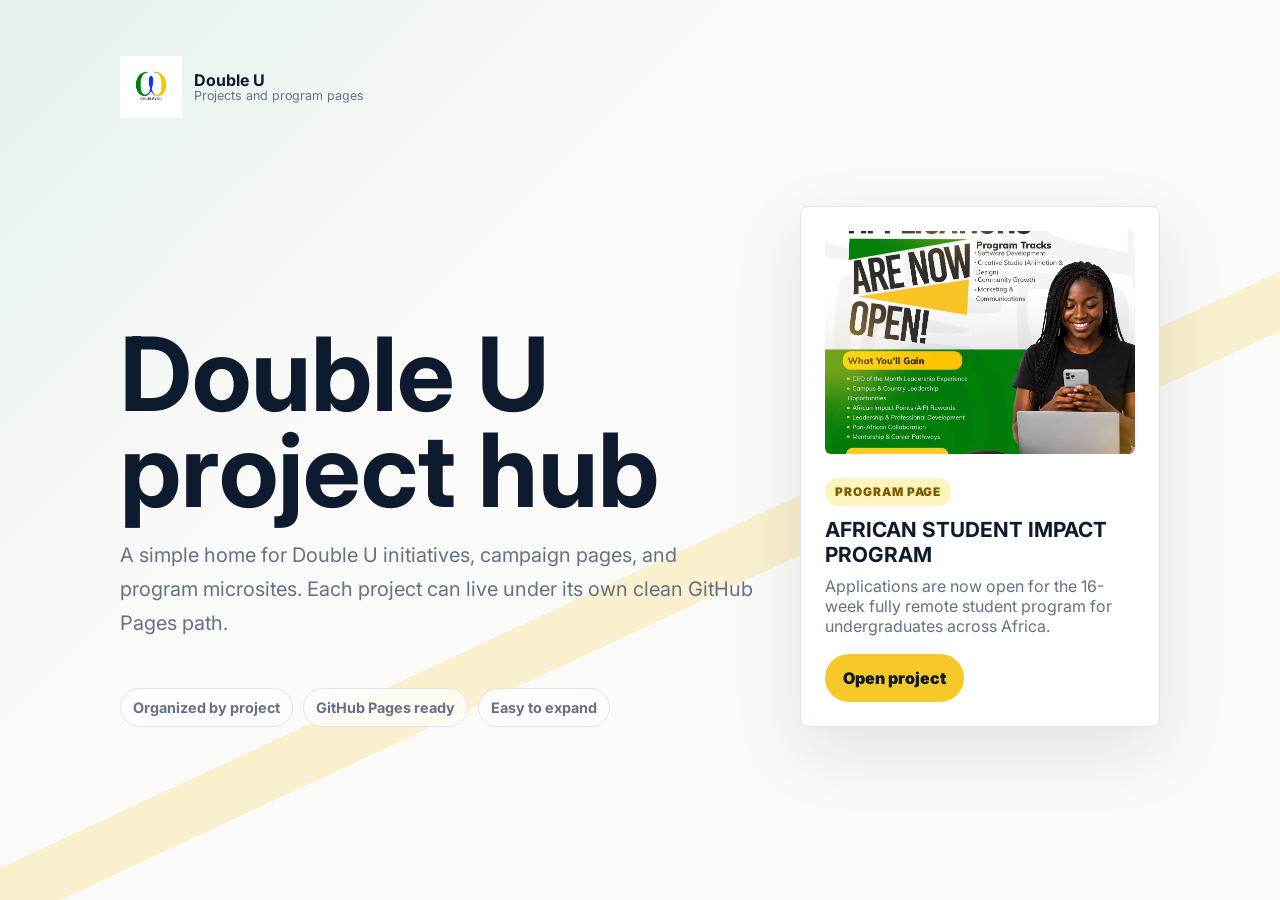
<file: index.html>
<!DOCTYPE html>
<html lang="en">
  <head>
    <meta charset="UTF-8" />
    <meta name="viewport" content="width=device-width, initial-scale=1.0" />
    <title>Double U Projects | Doubleyou</title>
    <meta
      name="description"
      content="A clean project hub for Double U initiatives, programs, and landing pages."
    />
    <meta name="theme-color" content="#0E1B2E" />
    <link rel="icon" type="image/jpeg" href="assets/doubleyou-logo-official.jpg" />
    <link rel="apple-touch-icon" href="assets/doubleyou-logo-official.jpg" />
    <link rel="preconnect" href="https://fonts.googleapis.com" />
    <link rel="preconnect" href="https://fonts.gstatic.com" crossorigin />
    <link
      href="https://fonts.googleapis.com/css2?family=Inter:wght@400;500;600;700;800;900&display=swap"
      rel="stylesheet"
    />
    <style>
      :root {
        --green: #0b9f6e;
        --gold: #f7c928;
        --navy: #0e1b2e;
        --muted: #667085;
        --warm: #fafaf8;
        --line: #dfe5ec;
        font-family: Inter, system-ui, -apple-system, BlinkMacSystemFont, "Segoe UI", sans-serif;
      }

      * { box-sizing: border-box; }
      body {
        margin: 0;
        min-height: 100vh;
        background:
          linear-gradient(135deg, rgba(11, 159, 110, 0.09), transparent 34%),
          linear-gradient(155deg, transparent 0 58%, rgba(247, 201, 40, 0.2) 58% 62%, transparent 62%),
          var(--warm);
        color: var(--navy);
      }
      main {
        width: min(1040px, calc(100% - 32px));
        margin: 0 auto;
        padding: 56px 0;
      }
      .brand {
        display: inline-flex;
        align-items: center;
        gap: 12px;
        margin-bottom: 88px;
        color: var(--navy);
        text-decoration: none;
      }
      .mark {
        width: 62px;
        height: 62px;
        object-fit: contain;
        border-radius: 0;
        background: transparent;
        padding: 0;
        box-shadow: none;
      }
      .brand strong,
      .brand small { display: block; }
      .brand strong { line-height: 1; }
      .brand small { color: var(--muted); font-size: 0.78rem; }
      .hero {
        display: grid;
        grid-template-columns: minmax(0, 1fr) 360px;
        gap: 44px;
        align-items: end;
      }
      h1 {
        max-width: 760px;
        margin: 0 0 20px;
        font-size: clamp(3rem, 8vw, 6.8rem);
        line-height: 0.94;
        letter-spacing: 0;
      }
      .lead {
        max-width: 660px;
        margin: 0 0 34px;
        color: var(--muted);
        font-size: clamp(1.08rem, 2vw, 1.25rem);
        line-height: 1.7;
      }
      .project-card {
        display: block;
        padding: 24px;
        border: 1px solid var(--line);
        border-radius: 8px;
        background: #fff;
        color: inherit;
        text-decoration: none;
        box-shadow: 0 24px 70px rgba(14, 27, 46, 0.1);
        transition: transform 180ms ease, box-shadow 180ms ease;
      }
      .project-card:hover { transform: translateY(-4px); box-shadow: 0 30px 80px rgba(14, 27, 46, 0.14); }
      .project-card img {
        width: 100%;
        aspect-ratio: 1 / 0.72;
        object-fit: cover;
        border-radius: 6px;
        margin-bottom: 20px;
      }
      .tag {
        display: inline-flex;
        margin-bottom: 12px;
        padding: 7px 10px;
        border-radius: 999px;
        background: #fff4bd;
        color: #7a5b00;
        font-size: 0.74rem;
        font-weight: 900;
        letter-spacing: 0.08em;
        text-transform: uppercase;
      }
      h2 { margin: 0 0 8px; font-size: 1.3rem; line-height: 1.2; }
      .project-card p { margin: 0 0 18px; color: var(--muted); }
      .button {
        display: inline-flex;
        align-items: center;
        justify-content: center;
        min-height: 48px;
        padding: 13px 18px;
        border-radius: 999px;
        background: var(--gold);
        color: var(--navy);
        font-weight: 900;
      }
      .notes {
        display: flex;
        flex-wrap: wrap;
        gap: 10px;
        margin-top: 48px;
      }
      .notes span {
        padding: 10px 12px;
        border: 1px solid var(--line);
        border-radius: 999px;
        background: rgba(255, 255, 255, 0.72);
        color: var(--muted);
        font-size: 0.9rem;
        font-weight: 700;
      }
      @media (max-width: 820px) {
        main { padding: 32px 0 96px; }
        .brand { margin-bottom: 56px; }
        .hero { grid-template-columns: 1fr; }
      }
    </style>
  </head>
  <body>
    <main>
      <a class="brand" href="./" aria-label="Double U project hub">
        <img class="mark" src="assets/doubleyou-logo-official.jpg" alt="" />
        <span>
          <strong>Double U</strong>
          <small>Projects and program pages</small>
        </span>
      </a>

      <section class="hero" aria-labelledby="page-title">
        <div>
          <h1 id="page-title">Double U project hub</h1>
          <p class="lead">
            A simple home for Double U initiatives, campaign pages, and program microsites. Each project can live under its own clean GitHub Pages path.
          </p>
          <div class="notes" aria-label="Site organization notes">
            <span>Organized by project</span>
            <span>GitHub Pages ready</span>
            <span>Easy to expand</span>
          </div>
        </div>

        <a class="project-card" href="africa-internship-program-2026/">
          <img src="assets/doubleyou-internship-flyer-optimized.jpg" alt="AFRICAN STUDENT IMPACT PROGRAM flyer preview" />
          <span class="tag">Program page</span>
          <h2>AFRICAN STUDENT IMPACT PROGRAM</h2>
          <p>Applications are now open for the 16-week fully remote student program for undergraduates across Africa.</p>
          <span class="button">Open project</span>
        </a>
      </section>
    </main>
  </body>
</html>
</file>
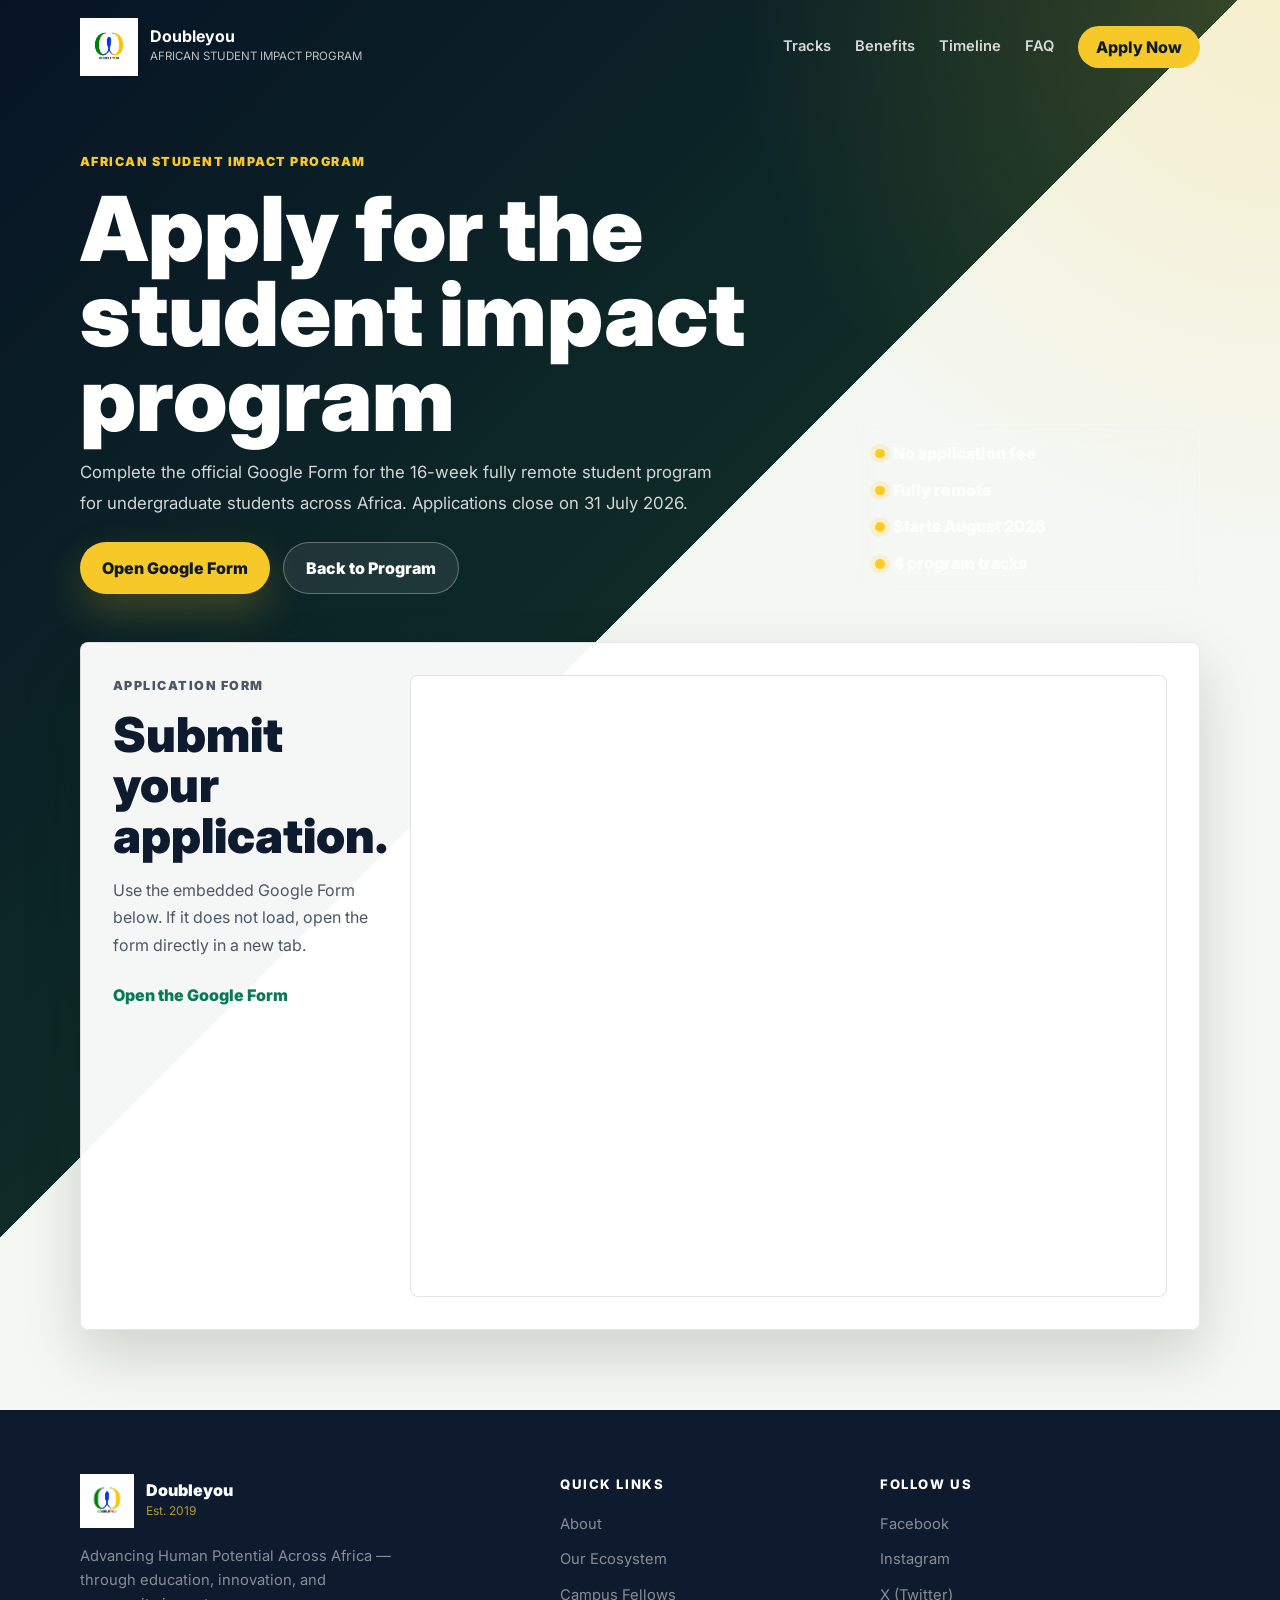
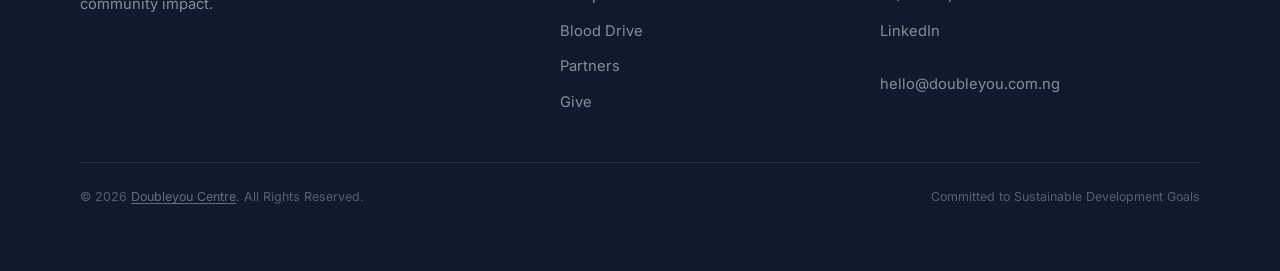
<file: africa-internship-program-2026/register.html>
<!DOCTYPE html>
<html lang="en">
  <head>
    <meta charset="UTF-8" />
    <meta name="viewport" content="width=device-width, initial-scale=1.0" />
    <title>Apply | AFRICAN STUDENT IMPACT PROGRAM</title>
    <meta
      name="description"
      content="Apply for the AFRICAN STUDENT IMPACT PROGRAM, a 16-week fully remote student program for undergraduate students across Africa."
    />
    <meta name="theme-color" content="#0E1B2E" />
    <link rel="icon" type="image/jpeg" href="assets/doubleyou-logo-official.jpg" />
    <link rel="apple-touch-icon" href="assets/doubleyou-logo-official.jpg" />
    <link rel="canonical" href="https://www.doubleyou.com.ng/africa-internship-program-2026/register.html" />
    <link rel="preconnect" href="https://fonts.googleapis.com" />
    <link rel="preconnect" href="https://fonts.gstatic.com" crossorigin />
    <link
      href="https://fonts.googleapis.com/css2?family=Inter:wght@400;500;600;700;800;900&display=swap"
      rel="stylesheet"
    />
    <link rel="stylesheet" href="styles.css" />
  </head>
  <body class="registration-body">
    <header class="site-header" data-header>
      <a class="brand" href="index.html" aria-label="AFRICAN STUDENT IMPACT PROGRAM home">
        <img class="brand-mark" src="assets/doubleyou-logo-official.jpg" alt="" />
        <span>
          <strong>Doubleyou</strong>
          <small>AFRICAN STUDENT IMPACT PROGRAM</small>
        </span>
      </a>
      <nav class="desktop-nav" aria-label="Primary navigation">
        <a href="index.html#tracks">Tracks</a>
        <a href="index.html#benefits">Benefits</a>
        <a href="index.html#timeline">Timeline</a>
        <a href="index.html#faq">FAQ</a>
      </nav>
      <a class="header-cta" href="https://docs.google.com/forms/d/e/1FAIpQLSexspXmDF1F4tevz4gjRqpaMB-zgbJU-cqYG6qmxqa-KMVeWA/viewform" target="_blank" rel="noopener noreferrer">Apply Now</a>
      <button class="menu-button" type="button" data-menu-button aria-label="Open menu">
        <span></span>
        <span></span>
      </button>
    </header>

    <nav class="mobile-nav" data-mobile-nav aria-label="Mobile navigation">
      <a href="index.html#tracks">Tracks</a>
      <a href="index.html#benefits">Benefits</a>
      <a href="index.html#timeline">Timeline</a>
      <a href="index.html#faq">FAQ</a>
      <a href="https://docs.google.com/forms/d/e/1FAIpQLSexspXmDF1F4tevz4gjRqpaMB-zgbJU-cqYG6qmxqa-KMVeWA/viewform" target="_blank" rel="noopener noreferrer">Apply Now</a>
    </nav>

    <main class="registration-main">
      <section class="registration-hero" aria-labelledby="registration-title">
        <div class="container registration-hero-grid">
          <div>
            <p class="eyebrow">AFRICAN STUDENT IMPACT PROGRAM</p>
            <h1 id="registration-title">Apply for the student impact program</h1>
            <p>
              Complete the official Google Form for the 16-week fully remote student program for undergraduate students across Africa.
              Applications close on 31 July 2026.
            </p>
            <div class="form-actions registration-actions">
              <a class="button button-primary" href="https://docs.google.com/forms/d/e/1FAIpQLSexspXmDF1F4tevz4gjRqpaMB-zgbJU-cqYG6qmxqa-KMVeWA/viewform" target="_blank" rel="noopener noreferrer">Open Google Form</a>
              <a class="button button-secondary light" href="index.html">Back to Program</a>
            </div>
          </div>
          <aside class="registration-summary" aria-label="Program summary">
            <span>No application fee</span>
            <span>Fully remote</span>
            <span>Starts August 2026</span>
            <span>4 program tracks</span>
          </aside>
        </div>
      </section>

      <section class="registration-form-section" id="registration-form" aria-labelledby="form-title">
        <div class="container form-shell google-form-shell">
          <div class="form-intro">
            <p class="section-kicker">Application form</p>
            <h2 id="form-title">Submit your application.</h2>
            <p>
              Use the embedded Google Form below. If it does not load, open the form directly in a new tab.
            </p>
            <a class="text-link" href="https://docs.google.com/forms/d/e/1FAIpQLSexspXmDF1F4tevz4gjRqpaMB-zgbJU-cqYG6qmxqa-KMVeWA/viewform" target="_blank" rel="noopener noreferrer">Open the Google Form</a>
          </div>

          <div class="google-form-frame" aria-label="AFRICAN STUDENT IMPACT PROGRAM Google Form">
            <iframe src="https://docs.google.com/forms/d/e/1FAIpQLSexspXmDF1F4tevz4gjRqpaMB-zgbJU-cqYG6qmxqa-KMVeWA/viewform?embedded=true" width="700" height="520" frameborder="0" marginheight="0" marginwidth="0">Loading...</iframe>
          </div>
        </div>
      </section>
    </main>

    <footer class="site-footer official-footer">
      <div class="container official-footer-inner">
        <div class="official-footer-grid">
          <div class="official-footer-brand-block">
            <a class="official-footer-brand" href="https://www.doubleyou.com.ng" aria-label="Doubleyou official website">
              <img src="assets/doubleyou-logo-official.jpg" alt="Doubleyou Logo" />
              <span>
                <strong>Doubleyou</strong>
                <small>Est. 2019</small>
              </span>
            </a>
            <p>Advancing Human Potential Across Africa &mdash; through education, innovation, and community impact.</p>
          </div>

          <nav class="official-footer-nav" aria-label="Doubleyou quick links">
            <h4>Quick Links</h4>
            <ul>
              <li><a href="https://www.doubleyou.com.ng/#about-us">About</a></li>
              <li><a href="https://www.doubleyou.com.ng/#core-solutions">Our Ecosystem</a></li>
              <li><a href="https://www.doubleyou.com.ng/#fellowship">Campus Fellows</a></li>
              <li><a href="https://www.doubleyou.com.ng/#blood-drive">Blood Drive</a></li>
              <li><a href="https://www.doubleyou.com.ng/#partners">Partners</a></li>
              <li><a href="https://www.doubleyou.com.ng/#give">Give</a></li>
            </ul>
          </nav>

          <div class="official-footer-social">
            <h4>Follow Us</h4>
            <ul>
              <li><a href="https://www.facebook.com/Doubleyouinitiative" target="_blank" rel="noopener noreferrer">Facebook</a></li>
              <li><a href="https://www.instagram.com/doubleyoucentre/" target="_blank" rel="noopener noreferrer">Instagram</a></li>
              <li><a href="https://twitter.com/DoubleyouNGA" target="_blank" rel="noopener noreferrer">X (Twitter)</a></li>
              <li><a href="https://www.linkedin.com/company/doubleyougroup/" target="_blank" rel="noopener noreferrer">LinkedIn</a></li>
            </ul>
            <a class="official-footer-email" href="mailto:hello@doubleyou.com.ng">hello@doubleyou.com.ng</a>
          </div>
        </div>

        <div class="official-footer-bottom">
          <p>&copy; 2026 <a href="https://www.doubleyou.com.ng">Doubleyou Centre</a>. All Rights Reserved.</p>
          <p>Committed to Sustainable Development Goals</p>
        </div>
      </div>
    </footer>

    <script src="script.js"></script>
  </body>
</html>
</file>
<file: africa-internship-program-2026/styles.css>
:root {
  --green: #0b9f6e;
  --green-dark: #077a55;
  --gold: #f7c928;
  --gold-soft: #fff4bd;
  --navy: #0e1b2e;
  --charcoal: #20262f;
  --muted: #627084;
  --line: #dfe5ec;
  --white: #ffffff;
  --warm: #fafaf8;
  --soft: #f1f5f3;
  --blue: #0047ff;
  --shadow: 0 24px 80px rgba(14, 27, 46, 0.12);
  color-scheme: light;
  font-family: Inter, system-ui, -apple-system, BlinkMacSystemFont, "Segoe UI", sans-serif;
}

* {
  box-sizing: border-box;
}

html {
  scroll-behavior: smooth;
}

body {
  margin: 0;
  background: var(--warm);
  color: var(--charcoal);
  font-size: 16px;
  line-height: 1.6;
}

body.menu-open {
  overflow: hidden;
}

img,
svg {
  display: block;
  max-width: 100%;
}

a {
  color: inherit;
  text-decoration: none;
}

button {
  font: inherit;
}

.container {
  width: min(1120px, calc(100% - 40px));
  margin-inline: auto;
}

.site-header {
  position: fixed;
  z-index: 40;
  top: 0;
  left: 0;
  right: 0;
  display: flex;
  align-items: center;
  justify-content: space-between;
  gap: 24px;
  padding: 18px max(20px, calc((100vw - 1120px) / 2));
  color: var(--white);
  transition: background 180ms ease, box-shadow 180ms ease, color 180ms ease, padding 180ms ease;
}

.site-header.is-scrolled,
.site-header.menu-active {
  background: rgba(250, 250, 248, 0.94);
  color: var(--navy);
  box-shadow: 0 16px 40px rgba(14, 27, 46, 0.08);
  backdrop-filter: blur(16px);
}

.brand {
  display: inline-flex;
  align-items: center;
  gap: 12px;
  min-width: 0;
}

.brand strong,
.brand small {
  display: block;
}

.brand > span {
  min-width: 0;
}

.brand strong {
  font-size: 1rem;
  line-height: 1;
  letter-spacing: 0;
}

.brand small {
  max-width: min(34vw, 320px);
  margin-top: 3px;
  color: currentColor;
  font-size: 0.72rem;
  opacity: 0.72;
  overflow: hidden;
  text-overflow: ellipsis;
  white-space: nowrap;
}

.brand-mark {
  width: 58px;
  height: 58px;
  flex: 0 0 auto;
  object-fit: contain;
  border-radius: 0;
  background: transparent;
  padding: 0;
  box-shadow: none;
}

.desktop-nav {
  display: flex;
  align-items: center;
  gap: 24px;
  margin-left: auto;
  color: currentColor;
  font-size: 0.92rem;
  font-weight: 600;
}

.desktop-nav a {
  opacity: 0.82;
}

.desktop-nav a:hover {
  opacity: 1;
}

.header-cta,
.sticky-apply {
  border-radius: 999px;
  background: var(--gold);
  color: var(--navy);
  font-weight: 800;
  line-height: 1;
}

.header-cta {
  padding: 13px 18px;
}

.menu-button {
  display: none;
  width: 44px;
  height: 44px;
  border: 1px solid rgba(255, 255, 255, 0.32);
  border-radius: 999px;
  background: transparent;
  cursor: pointer;
}

.site-header.is-scrolled .menu-button,
.site-header.menu-active .menu-button {
  border-color: rgba(14, 27, 46, 0.2);
}

.menu-button span {
  display: block;
  width: 18px;
  height: 2px;
  margin: 5px auto;
  border-radius: 999px;
  background: currentColor;
}

.mobile-nav {
  position: fixed;
  z-index: 30;
  top: 76px;
  left: 16px;
  right: 16px;
  display: none;
  padding: 14px;
  border: 1px solid rgba(14, 27, 46, 0.12);
  border-radius: 18px;
  background: rgba(250, 250, 248, 0.98);
  box-shadow: var(--shadow);
}

.mobile-nav.is-open {
  display: grid;
}

.mobile-nav a {
  padding: 14px 10px;
  border-bottom: 1px solid var(--line);
  color: var(--navy);
  font-weight: 700;
}

.mobile-nav a:last-child {
  border-bottom: 0;
  color: var(--green);
}

.hero {
  position: relative;
  min-height: 720px;
  display: grid;
  align-items: end;
  overflow: hidden;
  padding: 148px 0 88px;
  background: var(--navy);
  color: var(--white);
}

.hero-media,
.hero-overlay,
.hero-pattern {
  position: absolute;
  inset: 0;
}

.hero-media img {
  width: 100%;
  height: 100%;
  object-fit: cover;
  object-position: 68% center;
  opacity: 0.34;
  filter: saturate(0.9);
}

.hero-overlay {
  background:
    linear-gradient(90deg, rgba(14, 27, 46, 0.98) 0%, rgba(14, 27, 46, 0.86) 44%, rgba(14, 27, 46, 0.26) 100%),
    linear-gradient(0deg, rgba(14, 27, 46, 0.92) 0%, rgba(14, 27, 46, 0) 42%);
}

.hero-pattern {
  opacity: 0.34;
  background:
    linear-gradient(135deg, transparent 0 42%, rgba(247, 201, 40, 0.28) 42% 45%, transparent 45%),
    linear-gradient(155deg, transparent 0 64%, rgba(11, 159, 110, 0.34) 64% 68%, transparent 68%);
}

.hero-content {
  position: relative;
  z-index: 2;
}

.eyebrow,
.section-kicker {
  margin: 0 0 14px;
  color: var(--gold);
  font-size: 0.78rem;
  font-weight: 900;
  letter-spacing: 0.12em;
  text-transform: uppercase;
}

h1,
h2,
h3,
p {
  margin-top: 0;
}

h1 {
  max-width: 820px;
  margin-bottom: 22px;
  font-size: clamp(4rem, 11vw, 8.8rem);
  line-height: 0.92;
  font-weight: 900;
  letter-spacing: 0;
}

h2 {
  color: var(--navy);
  font-size: clamp(2rem, 4vw, 3.6rem);
  line-height: 1.03;
  font-weight: 900;
  letter-spacing: 0;
}

h3 {
  color: var(--navy);
  font-size: 1.16rem;
  line-height: 1.24;
  font-weight: 850;
}

.hero-copy {
  max-width: 680px;
  margin-bottom: 34px;
  color: rgba(255, 255, 255, 0.86);
  font-size: clamp(1.1rem, 2vw, 1.35rem);
}

.hero-actions,
.apply-actions {
  display: flex;
  flex-wrap: wrap;
  align-items: center;
  gap: 12px;
}

.button {
  display: inline-flex;
  min-height: 52px;
  align-items: center;
  justify-content: center;
  gap: 10px;
  border: 0;
  border-radius: 999px;
  padding: 14px 22px;
  cursor: pointer;
  font-weight: 850;
  line-height: 1;
  transition: transform 180ms ease, background 180ms ease, box-shadow 180ms ease;
}

.button:hover {
  transform: translateY(-2px);
}

.button svg {
  width: 18px;
  height: 18px;
  fill: none;
  stroke: currentColor;
  stroke-linecap: round;
  stroke-linejoin: round;
  stroke-width: 2.4;
}

.button-primary {
  background: var(--gold);
  color: var(--navy);
  box-shadow: 0 18px 42px rgba(247, 201, 40, 0.22);
}

.button-primary:hover {
  background: #ffd94b;
}

.button-secondary {
  border: 1px solid rgba(255, 255, 255, 0.34);
  background: rgba(255, 255, 255, 0.08);
  color: var(--white);
}

.button-secondary.light {
  border-color: rgba(255, 255, 255, 0.3);
}

.hero-proof {
  display: flex;
  max-width: 850px;
  flex-wrap: wrap;
  gap: 10px;
  margin-top: 36px;
}

.hero-proof span,
.trust-badges span {
  display: inline-flex;
  align-items: center;
  border-radius: 999px;
  font-weight: 800;
  line-height: 1.2;
}

.hero-proof span {
  border: 1px solid rgba(255, 255, 255, 0.22);
  background: rgba(255, 255, 255, 0.09);
  padding: 10px 13px;
  color: rgba(255, 255, 255, 0.9);
  font-size: 0.88rem;
}

.quick-facts {
  position: relative;
  z-index: 3;
  margin-top: -44px;
}

.fact-grid {
  display: grid;
  grid-template-columns: repeat(4, 1fr);
  gap: 12px;
}

.fact-grid article {
  min-height: 128px;
  padding: 24px;
  border: 1px solid rgba(14, 27, 46, 0.08);
  border-radius: 8px;
  background: var(--white);
  box-shadow: 0 18px 50px rgba(14, 27, 46, 0.08);
}

.fact-grid span {
  display: block;
  margin-bottom: 8px;
  color: var(--muted);
  font-size: 0.78rem;
  font-weight: 850;
  letter-spacing: 0.08em;
  text-transform: uppercase;
}

.fact-grid strong {
  color: var(--navy);
  font-size: 1.25rem;
  line-height: 1.15;
}

.section {
  padding: 96px 0;
}

.intro-section {
  padding-top: 120px;
}

.intro-grid,
.split-section,
.faq-grid,
.trust-grid,
.footer-grid {
  display: grid;
  grid-template-columns: 0.86fr 1.14fr;
  gap: 64px;
  align-items: start;
}

.intro-copy {
  color: var(--muted);
  font-size: 1.05rem;
}

.intro-copy p:last-child {
  margin-bottom: 0;
}

.section-heading {
  max-width: 740px;
  margin-bottom: 44px;
}

.section-heading.narrow {
  max-width: 820px;
}

.section-heading p:not(.section-kicker),
.split-section p,
.faq-grid > div > p {
  color: var(--muted);
  font-size: 1.05rem;
}

.tracks-section {
  background: var(--soft);
}

.track-grid {
  display: grid;
  grid-template-columns: repeat(4, 1fr);
  gap: 16px;
}

.track-card,
.benefit-grid article,
.eligibility-list div {
  border: 1px solid rgba(14, 27, 46, 0.08);
  border-radius: 8px;
  background: var(--white);
}

.track-card {
  display: flex;
  min-height: 390px;
  flex-direction: column;
  padding: 26px;
  transition: transform 180ms ease, box-shadow 180ms ease, border-color 180ms ease;
}

.track-card:hover {
  transform: translateY(-5px);
  border-color: rgba(11, 159, 110, 0.3);
  box-shadow: var(--shadow);
}

.track-card p,
.track-card li,
.benefit-grid p,
.eligibility-list span,
.timeline p,
.apply-content p,
.apply-card span,
.site-footer p {
  color: var(--muted);
}

.track-card ul {
  display: grid;
  gap: 10px;
  margin: auto 0 0;
  padding: 0;
  list-style: none;
}

.track-card li {
  position: relative;
  padding-left: 18px;
  font-size: 0.92rem;
}

.track-card li::before {
  position: absolute;
  top: 0.68em;
  left: 0;
  width: 7px;
  height: 7px;
  border-radius: 999px;
  background: var(--gold);
  content: "";
}

.icon-badge {
  position: relative;
  width: 52px;
  height: 52px;
  margin-bottom: 24px;
  border-radius: 8px;
  background: var(--gold-soft);
}

.icon-badge::before,
.icon-badge::after {
  position: absolute;
  content: "";
}

.code-icon::before {
  inset: 16px 12px;
  border-top: 3px solid var(--green);
  border-bottom: 3px solid var(--green);
  transform: skewX(-18deg);
}

.creative-icon::before {
  width: 24px;
  height: 24px;
  top: 14px;
  left: 14px;
  border: 3px solid var(--blue);
  border-radius: 50%;
}

.community-icon::before,
.community-icon::after {
  border-radius: 50%;
  background: var(--green);
}

.community-icon::before {
  width: 14px;
  height: 14px;
  top: 13px;
  left: 19px;
}

.community-icon::after {
  width: 28px;
  height: 12px;
  left: 12px;
  bottom: 12px;
  border-radius: 12px 12px 4px 4px;
}

.marketing-icon::before {
  width: 28px;
  height: 20px;
  top: 15px;
  left: 12px;
  border: 3px solid var(--green);
  border-left-width: 8px;
  transform: skewY(-9deg);
}

.eligibility-section {
  background: var(--white);
}

.text-link {
  display: inline-flex;
  margin-top: 8px;
  color: var(--green-dark);
  font-weight: 850;
}

.eligibility-list {
  display: grid;
  gap: 12px;
}

.eligibility-list div {
  padding: 22px;
}

.eligibility-list strong,
.eligibility-list span {
  display: block;
}

.eligibility-list strong {
  margin-bottom: 4px;
  color: var(--navy);
}

.benefits-section {
  background: linear-gradient(180deg, var(--warm), #ffffff);
}

.benefit-grid {
  display: grid;
  grid-template-columns: repeat(4, 1fr);
  gap: 16px;
}

.benefit-grid article {
  min-height: 260px;
  padding: 26px;
}

.benefit-number {
  display: block;
  margin-bottom: 28px;
  color: var(--green);
  font-size: 0.9rem;
  font-weight: 900;
}

.timeline-section {
  background: var(--navy);
}

.timeline-section h2 {
  color: var(--white);
}

.timeline-section .section-heading p:not(.section-kicker) {
  color: rgba(255, 255, 255, 0.68);
}

.timeline {
  display: grid;
  grid-template-columns: repeat(4, 1fr);
  gap: 0;
}

.timeline article {
  position: relative;
  min-height: 250px;
  padding: 28px;
  border-top: 1px solid rgba(255, 255, 255, 0.18);
  border-right: 1px solid rgba(255, 255, 255, 0.12);
}

.timeline article:last-child {
  border-right: 0;
}

.timeline article::before {
  position: absolute;
  top: -8px;
  left: 28px;
  width: 16px;
  height: 16px;
  border: 4px solid var(--navy);
  border-radius: 999px;
  background: rgba(255, 255, 255, 0.6);
  content: "";
}

.timeline article.active::before {
  background: var(--green);
}

.timeline article.urgent::before {
  background: var(--gold);
}

.timeline span {
  display: block;
  margin-bottom: 18px;
  color: var(--gold);
  font-size: 0.78rem;
  font-weight: 900;
  letter-spacing: 0.08em;
  text-transform: uppercase;
}

.timeline h3 {
  color: var(--white);
}

.timeline p {
  color: rgba(255, 255, 255, 0.68);
}

.trust-section {
  background: var(--gold);
}

.trust-section .section-kicker,
.trust-section h2 {
  color: var(--navy);
}

.trust-badges {
  display: flex;
  flex-wrap: wrap;
  gap: 10px;
}

.trust-badges span {
  padding: 12px 15px;
  background: rgba(255, 255, 255, 0.56);
  color: var(--navy);
  font-size: 0.92rem;
}

.faq-section {
  background: var(--white);
}

.faq-list {
  display: grid;
  gap: 12px;
}

details {
  border: 1px solid var(--line);
  border-radius: 8px;
  background: var(--warm);
}

summary {
  display: flex;
  align-items: center;
  justify-content: space-between;
  padding: 18px 20px;
  color: var(--navy);
  cursor: pointer;
  font-weight: 850;
  list-style: none;
}

summary::-webkit-details-marker {
  display: none;
}

summary::after {
  width: 22px;
  height: 22px;
  border-radius: 999px;
  background: var(--gold);
  color: var(--navy);
  content: "+";
  font-weight: 900;
  text-align: center;
  line-height: 22px;
}

details[open] summary::after {
  content: "-";
}

details p {
  margin: -6px 20px 18px;
  color: var(--muted);
}

.apply-section {
  background:
    linear-gradient(135deg, rgba(11, 159, 110, 0.92), rgba(14, 27, 46, 0.98)),
    var(--navy);
  color: var(--white);
}

.apply-panel {
  display: grid;
  grid-template-columns: minmax(0, 1fr) 260px;
  gap: 44px;
  align-items: center;
}

.apply-section h2 {
  max-width: 760px;
  color: var(--white);
}

.apply-content p {
  max-width: 680px;
  color: rgba(255, 255, 255, 0.78);
  font-size: 1.05rem;
}

.form-note {
  margin-top: 14px;
  color: rgba(255, 255, 255, 0.7);
  font-size: 0.92rem;
}

.form-note.is-warning {
  color: var(--gold-soft);
}

.apply-card {
  display: grid;
  justify-items: center;
  padding: 22px;
  border: 1px solid rgba(255, 255, 255, 0.18);
  border-radius: 8px;
  background: rgba(255, 255, 255, 0.08);
  text-align: center;
}

.apply-card img {
  width: 180px;
  height: 180px;
  margin-bottom: 18px;
  border-radius: 8px;
  background: var(--white);
}

.apply-card strong {
  color: var(--white);
}

.apply-card span {
  margin-top: 6px;
  color: rgba(255, 255, 255, 0.7);
  font-size: 0.88rem;
}

.sticky-apply {
  position: fixed;
  z-index: 25;
  right: 16px;
  bottom: 16px;
  display: none;
  padding: 15px 18px;
  box-shadow: 0 16px 36px rgba(14, 27, 46, 0.22);
  opacity: 0;
  pointer-events: none;
  transform: translateY(12px);
  transition: opacity 180ms ease, transform 180ms ease;
}

.sticky-apply.is-visible {
  opacity: 1;
  pointer-events: auto;
  transform: translateY(0);
}

.site-footer {
  padding: 42px 0;
  background: #08111f;
  color: var(--white);
}

.footer-grid {
  grid-template-columns: 1.2fr 0.8fr 1fr;
  align-items: center;
  gap: 28px;
}

.footer-links {
  display: flex;
  flex-wrap: wrap;
  gap: 16px;
  color: rgba(255, 255, 255, 0.78);
  font-size: 0.92rem;
  font-weight: 700;
}

.site-footer p {
  margin: 0;
  color: rgba(255, 255, 255, 0.62);
  font-size: 0.92rem;
}
.footer-brand small {
  max-width: 260px;
  white-space: normal;
  overflow: visible;
  text-overflow: clip;
  line-height: 1.35;
}


.official-footer {
  padding: 64px 0;
  background: var(--navy);
  color: rgba(255, 255, 255, 0.6);
}

.official-footer-inner {
  max-width: 1120px;
}

.official-footer-grid {
  display: grid;
  grid-template-columns: minmax(0, 1.1fr) minmax(160px, 0.7fr) minmax(180px, 0.8fr);
  gap: 40px;
  margin-bottom: 48px;
}

.official-footer-brand {
  display: inline-flex;
  align-items: center;
  gap: 12px;
  margin-bottom: 16px;
  color: var(--white);
}

.official-footer-brand img {
  width: 54px;
  height: 54px;
  border-radius: 0;
  object-fit: contain;
  background: transparent;
}

.official-footer-brand strong,
.official-footer-brand small {
  display: block;
}

.official-footer-brand strong {
  color: var(--white);
  font-size: 1rem;
  font-weight: 900;
  line-height: 1;
}

.official-footer-brand small {
  margin-top: 3px;
  color: rgba(247, 201, 40, 0.72);
  font-size: 0.75rem;
}

.official-footer-brand-block p {
  max-width: 320px;
  margin: 0;
  color: rgba(255, 255, 255, 0.5);
  font-size: 0.92rem;
  line-height: 1.65;
}

.official-footer h4 {
  margin: 0 0 16px;
  color: var(--white);
  font-size: 0.82rem;
  font-weight: 800;
  letter-spacing: 0.12em;
  text-transform: uppercase;
}

.official-footer ul {
  display: grid;
  gap: 10px;
  margin: 0;
  padding: 0;
  list-style: none;
}

.official-footer-social ul {
  margin-bottom: 28px;
}

.official-footer a {
  color: rgba(255, 255, 255, 0.5);
  font-size: 0.92rem;
  transition: color 180ms ease;
}

.official-footer a:hover,
.official-footer-email {
  color: rgba(247, 201, 40, 0.86);
}

.official-footer-bottom {
  display: flex;
  align-items: center;
  justify-content: space-between;
  gap: 16px;
  padding-top: 24px;
  border-top: 1px solid rgba(255, 255, 255, 0.1);
}

.official-footer-bottom p {
  margin: 0;
  color: rgba(255, 255, 255, 0.3);
  font-size: 0.78rem;
}

.official-footer-bottom a {
  color: rgba(255, 255, 255, 0.36);
  font-size: inherit;
  text-decoration: underline;
  text-underline-offset: 2px;
}
@media (max-width: 980px) {
  .desktop-nav,
  .header-cta {
    display: none;
  }

  .menu-button {
    display: block;
  }

  .hero {
    min-height: 680px;
    padding-top: 132px;
  }

  .fact-grid,
  .track-grid,
  .benefit-grid,
  .timeline {
    grid-template-columns: repeat(2, 1fr);
  }

  .intro-grid,
  .split-section,
  .faq-grid,
  .trust-grid,
  .footer-grid,
  .apply-panel {
    grid-template-columns: 1fr;
    gap: 34px;
  }

  .timeline article:nth-child(2) {
    border-right: 0;
  }

  .apply-card {
    justify-self: start;
  }
}

@media (max-width: 640px) {
  .container {
    width: min(100% - 28px, 1120px);
  }

  .site-header {
    padding: 12px 14px;
  }

  .brand {
    gap: 9px;
  }

  .brand-mark {
    width: 48px;
    height: 48px;
    border-radius: 0;
    padding: 0;
  }

  .brand strong {
    font-size: 0.92rem;
  }

  .brand small {
    max-width: 150px;
    overflow: hidden;
    text-overflow: ellipsis;
  }

  .footer-brand small {
    max-width: 260px;
    white-space: normal;
    overflow: visible;
    text-overflow: clip;
  }

  .hero {
    min-height: 100svh;
    padding: 110px 0 94px;
  }

  .hero-media img {
    object-position: 72% center;
    opacity: 0.22;
  }

  .hero-overlay {
    background:
      linear-gradient(90deg, rgba(14, 27, 46, 0.98) 0%, rgba(14, 27, 46, 0.88) 100%),
      linear-gradient(0deg, rgba(14, 27, 46, 0.88) 0%, rgba(14, 27, 46, 0) 46%);
  }

  .eyebrow,
  .section-kicker {
    font-size: 0.68rem;
    line-height: 1.45;
  }

  h1 {
    max-width: 100%;
    font-size: clamp(3rem, 13.5vw, 4.25rem);
    line-height: 0.96;
    overflow-wrap: normal;
  }

  h2 {
    font-size: clamp(2rem, 11vw, 3rem);
  }

  .hero-copy {
    margin-bottom: 24px;
    font-size: 1rem;
    line-height: 1.55;
  }

  .hero-actions {
    width: 100%;
    max-width: 360px;
    gap: 10px;
  }

  .button {
    width: 100%;
    min-height: 48px;
    padding: 13px 18px;
  }

  .hero-proof {
    display: grid;
    grid-template-columns: 1fr;
    margin-top: 24px;
  }

  .fact-grid,
  .track-grid,
  .benefit-grid,
  .timeline {
    grid-template-columns: 1fr;
  }

  .quick-facts {
    margin-top: 0;
  }

  .section,
  .intro-section {
    padding: 72px 0;
  }

  .fact-grid article,
  .track-card,
  .benefit-grid article {
    min-height: auto;
  }

  .timeline article {
    min-height: auto;
    border-right: 0;
  }

  .apply-card {
    width: 100%;
  }


  .official-footer {
    padding: 56px 0 92px;
  }

  .official-footer-grid {
    grid-template-columns: 1fr;
    gap: 34px;
    margin-bottom: 36px;
  }

  .official-footer-brand-block p {
    max-width: none;
  }

  .official-footer-bottom {
    align-items: flex-start;
    flex-direction: column;
    gap: 10px;
  }
  .sticky-apply {
    display: inline-flex;
  }
}

@media (prefers-reduced-motion: reduce) {
  *,
  *::before,
  *::after {
    scroll-behavior: auto !important;
    transition-duration: 0.01ms !important;
    animation-duration: 0.01ms !important;
    animation-iteration-count: 1 !important;
  }
}

/* Registration form */
.registration-body {
  background: #f4f7f2;
}

.registration-main {
  background:
    radial-gradient(circle at top right, rgba(255, 203, 34, 0.18), transparent 34rem),
    linear-gradient(135deg, #071425 0%, #0e2b27 46%, #f4f7f2 46%, #f4f7f2 100%);
  min-height: 100vh;
  padding-top: 5.5rem;
}

.registration-hero {
  color: #ffffff;
  padding: 4rem 0 3rem;
}

.registration-hero-grid {
  display: grid;
  grid-template-columns: minmax(0, 1.2fr) minmax(16rem, 0.55fr);
  gap: 2rem;
  align-items: end;
}

.registration-hero h1 {
  max-width: 760px;
  margin: 0.8rem 0 1rem;
  color: #ffffff;
  font-size: clamp(2.4rem, 7vw, 5.8rem);
  line-height: 0.95;
  letter-spacing: 0;
}

.registration-hero p:not(.eyebrow) {
  max-width: 650px;
  color: rgba(255, 255, 255, 0.82);
  font-size: 1.05rem;
  line-height: 1.8;
}

.registration-summary {
  display: grid;
  gap: 0.7rem;
  padding: 1rem;
  border: 1px solid rgba(255, 255, 255, 0.16);
  border-radius: 8px;
  background: rgba(255, 255, 255, 0.08);
  backdrop-filter: blur(14px);
}

.registration-summary span {
  display: flex;
  align-items: center;
  gap: 0.55rem;
  color: #ffffff;
  font-weight: 800;
}

.registration-summary span::before {
  content: "";
  width: 0.6rem;
  height: 0.6rem;
  border-radius: 999px;
  background: #ffcb22;
  box-shadow: 0 0 0 5px rgba(255, 203, 34, 0.16);
}

.registration-form-section {
  padding: 0 0 5rem;
}

.form-shell {
  display: grid;
  grid-template-columns: minmax(15rem, 0.45fr) minmax(0, 1fr);
  gap: 2rem;
  padding: 2rem;
  border: 1px solid rgba(14, 27, 46, 0.1);
  border-radius: 8px;
  background: rgba(255, 255, 255, 0.96);
  box-shadow: 0 24px 60px rgba(8, 24, 18, 0.16);
}

.form-intro h2 {
  margin: 0.5rem 0 1rem;
  color: #0e1b2e;
  font-size: clamp(1.8rem, 4vw, 3rem);
  line-height: 1.05;
}

.form-intro p {
  color: #4d5765;
  line-height: 1.7;
}

.application-form {
  display: grid;
  gap: 1rem;
}

.form-grid {
  display: grid;
  grid-template-columns: repeat(2, minmax(0, 1fr));
  gap: 1rem;
}

.form-field {
  display: grid;
  gap: 0.45rem;
  color: #172033;
  font-weight: 800;
}

.form-field span,
.availability-check span {
  font-size: 0.92rem;
}

.form-field input,
.form-field select,
.form-field textarea {
  width: 100%;
  min-height: 3.2rem;
  border: 1px solid rgba(14, 27, 46, 0.18);
  border-radius: 8px;
  background: #ffffff;
  color: #172033;
  font: inherit;
  font-weight: 600;
  padding: 0.9rem 1rem;
  outline: none;
  transition: border-color 180ms ease, box-shadow 180ms ease;
}

.form-field textarea {
  min-height: 8rem;
  resize: vertical;
  line-height: 1.55;
}

.form-field input:focus,
.form-field select:focus,
.form-field textarea:focus {
  border-color: #0a8f28;
  box-shadow: 0 0 0 4px rgba(10, 143, 40, 0.12);
}

.wide-field {
  width: 100%;
}

.hidden-field {
  position: absolute;
  left: -9999px;
  width: 1px;
  height: 1px;
  opacity: 0;
}

.availability-check {
  display: grid;
  grid-template-columns: auto 1fr;
  gap: 0.75rem;
  align-items: start;
  padding: 1rem;
  border: 1px solid rgba(10, 143, 40, 0.18);
  border-radius: 8px;
  background: #f2fbf0;
  color: #172033;
  font-weight: 700;
  line-height: 1.55;
}

.availability-check input {
  width: 1.15rem;
  height: 1.15rem;
  margin-top: 0.15rem;
  accent-color: #0a8f28;
}

.form-actions {
  display: flex;
  flex-wrap: wrap;
  gap: 0.8rem;
  align-items: center;
}

.response-main {
  display: grid;
  place-items: center;
  padding: 6rem 1rem;
}

.response-shell {
  max-width: 680px;
  grid-template-columns: 1fr;
  text-align: center;
}

.response-logo {
  width: 72px;
  height: 72px;
  object-fit: contain;
  justify-self: center;
  border-radius: 8px;
  background: #ffffff;
}

.form-status {
  padding: 1.5rem;
  border-radius: 8px;
}

.form-status h1 {
  margin: 0 0 0.8rem;
  color: #0e1b2e;
  font-size: clamp(2rem, 6vw, 3.4rem);
  line-height: 1;
}

.form-status p {
  margin: 0;
  color: #4d5765;
  line-height: 1.7;
}

.form-status.success {
  background: #f2fbf0;
  border: 1px solid rgba(10, 143, 40, 0.18);
}

.form-status.error {
  background: #fff7e8;
  border: 1px solid rgba(255, 203, 34, 0.38);
}

@media (max-width: 860px) {
  .registration-main {
    padding-top: 4.75rem;
    background: linear-gradient(180deg, #071425 0%, #0e2b27 42%, #f4f7f2 42%, #f4f7f2 100%);
  }

  .registration-hero {
    padding: 2.8rem 0 2rem;
  }

  .registration-hero-grid,
  .form-shell,
  .form-grid {
    grid-template-columns: 1fr;
  }

  .form-shell {
    padding: 1.2rem;
    gap: 1.4rem;
  }
}

@media (max-width: 520px) {
  .registration-hero h1 {
    font-size: clamp(2.15rem, 13vw, 3.6rem);
  }

  .registration-hero p:not(.eyebrow) {
    font-size: 0.98rem;
  }

  .registration-summary,
  .form-shell {
    margin-inline: -0.15rem;
  }

  .form-actions .button {
    width: 100%;
  }
}

.google-form-shell {
  grid-template-columns: minmax(15rem, 0.35fr) minmax(0, 1fr);
  align-items: start;
}

.registration-actions {
  margin-top: 1.5rem;
}

.google-form-frame {
  overflow: hidden;
  min-height: 520px;
  border: 1px solid rgba(14, 27, 46, 0.12);
  border-radius: 8px;
  background: #ffffff;
}

.google-form-frame iframe {
  display: block;
  width: 100%;
  max-width: 100%;
  height: 620px;
  border: 0;
}

@media (max-width: 860px) {
  .google-form-shell {
    grid-template-columns: 1fr;
  }

  .google-form-frame,
  .google-form-frame iframe {
    min-height: 640px;
    height: 640px;
  }
}
</file>
